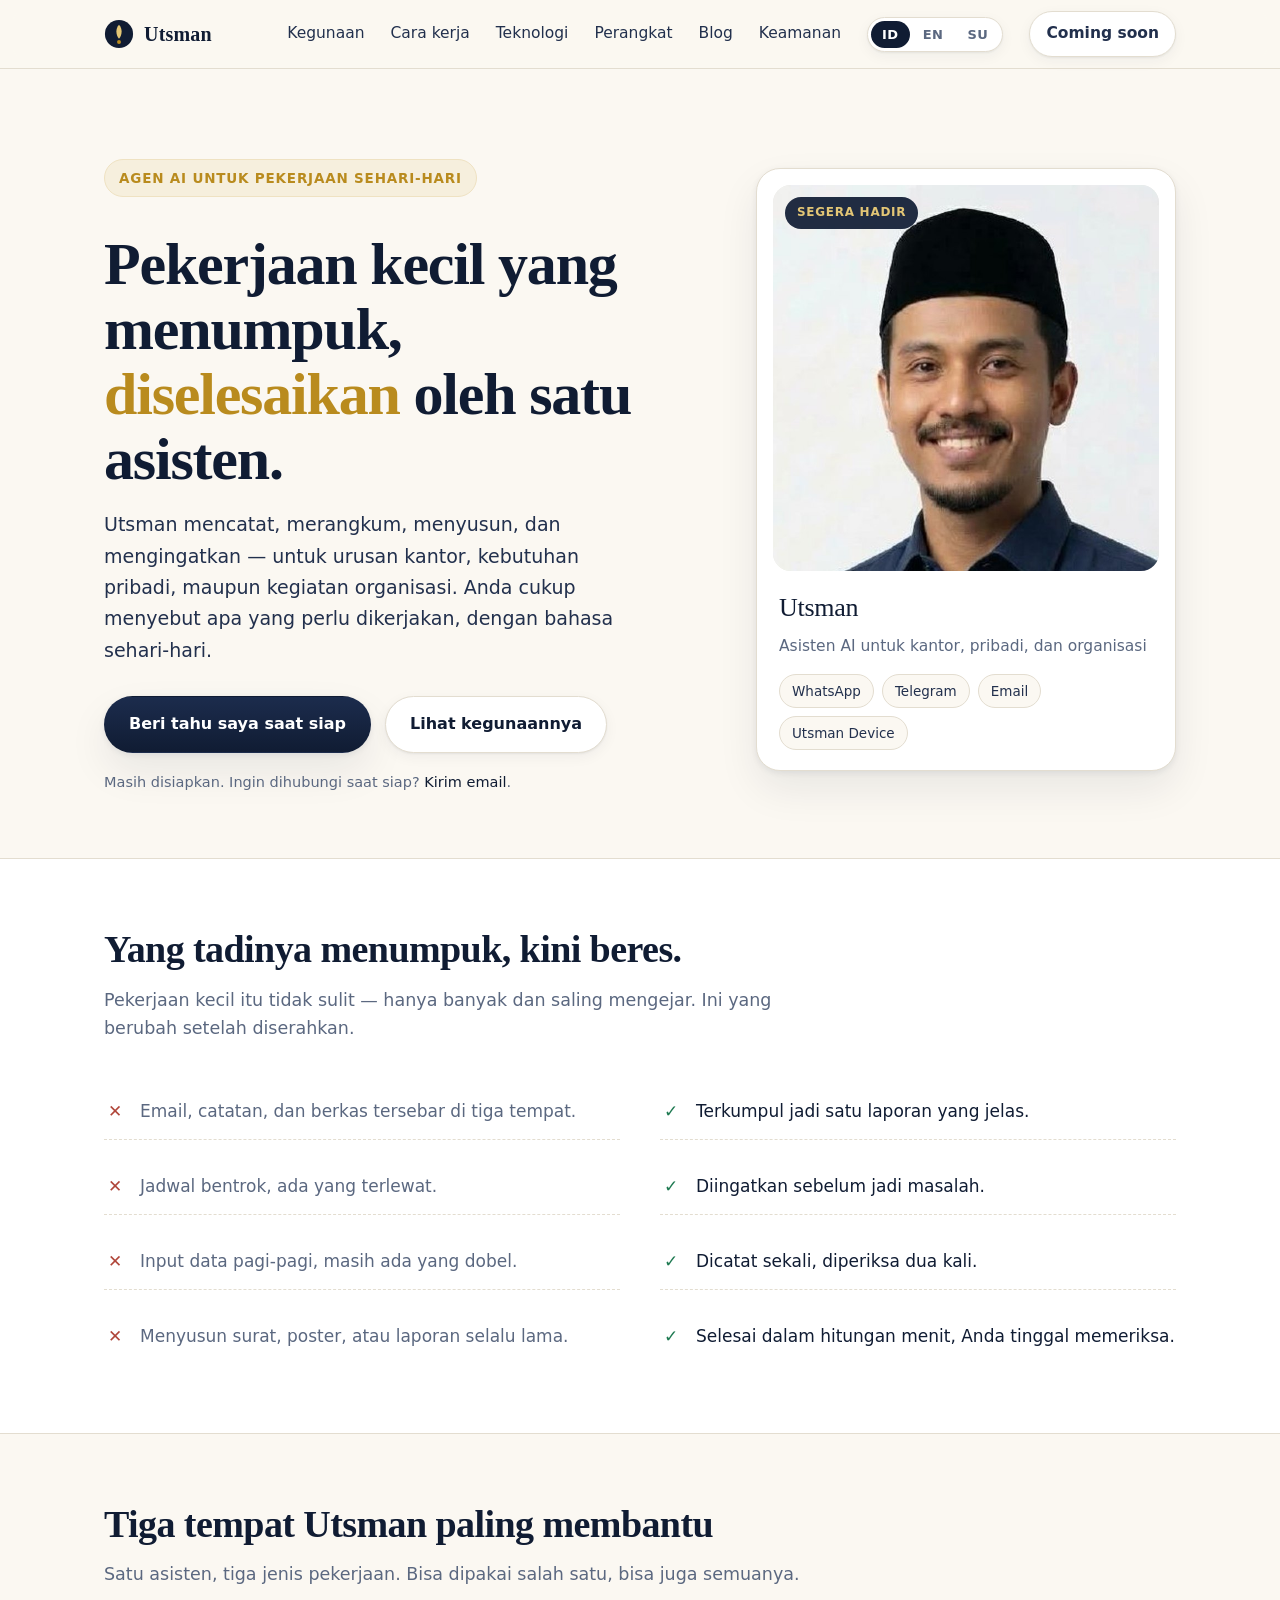
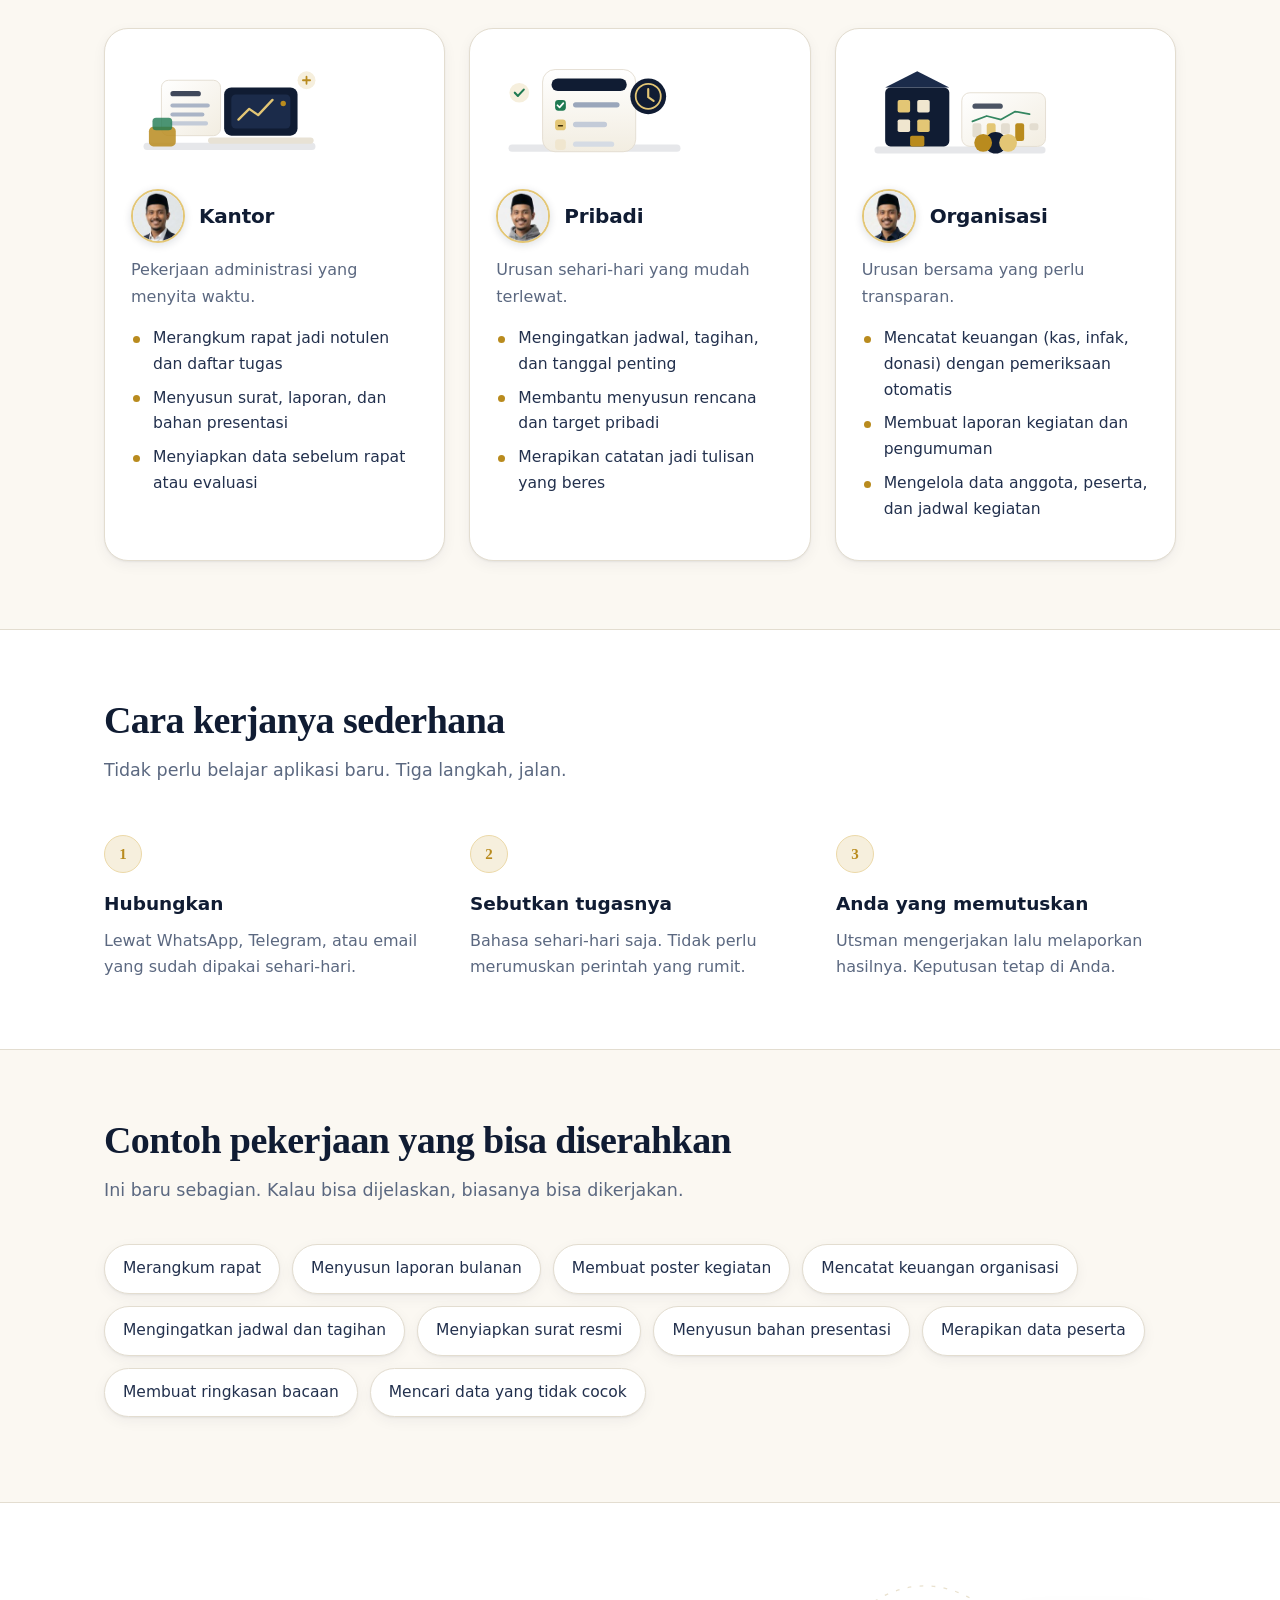
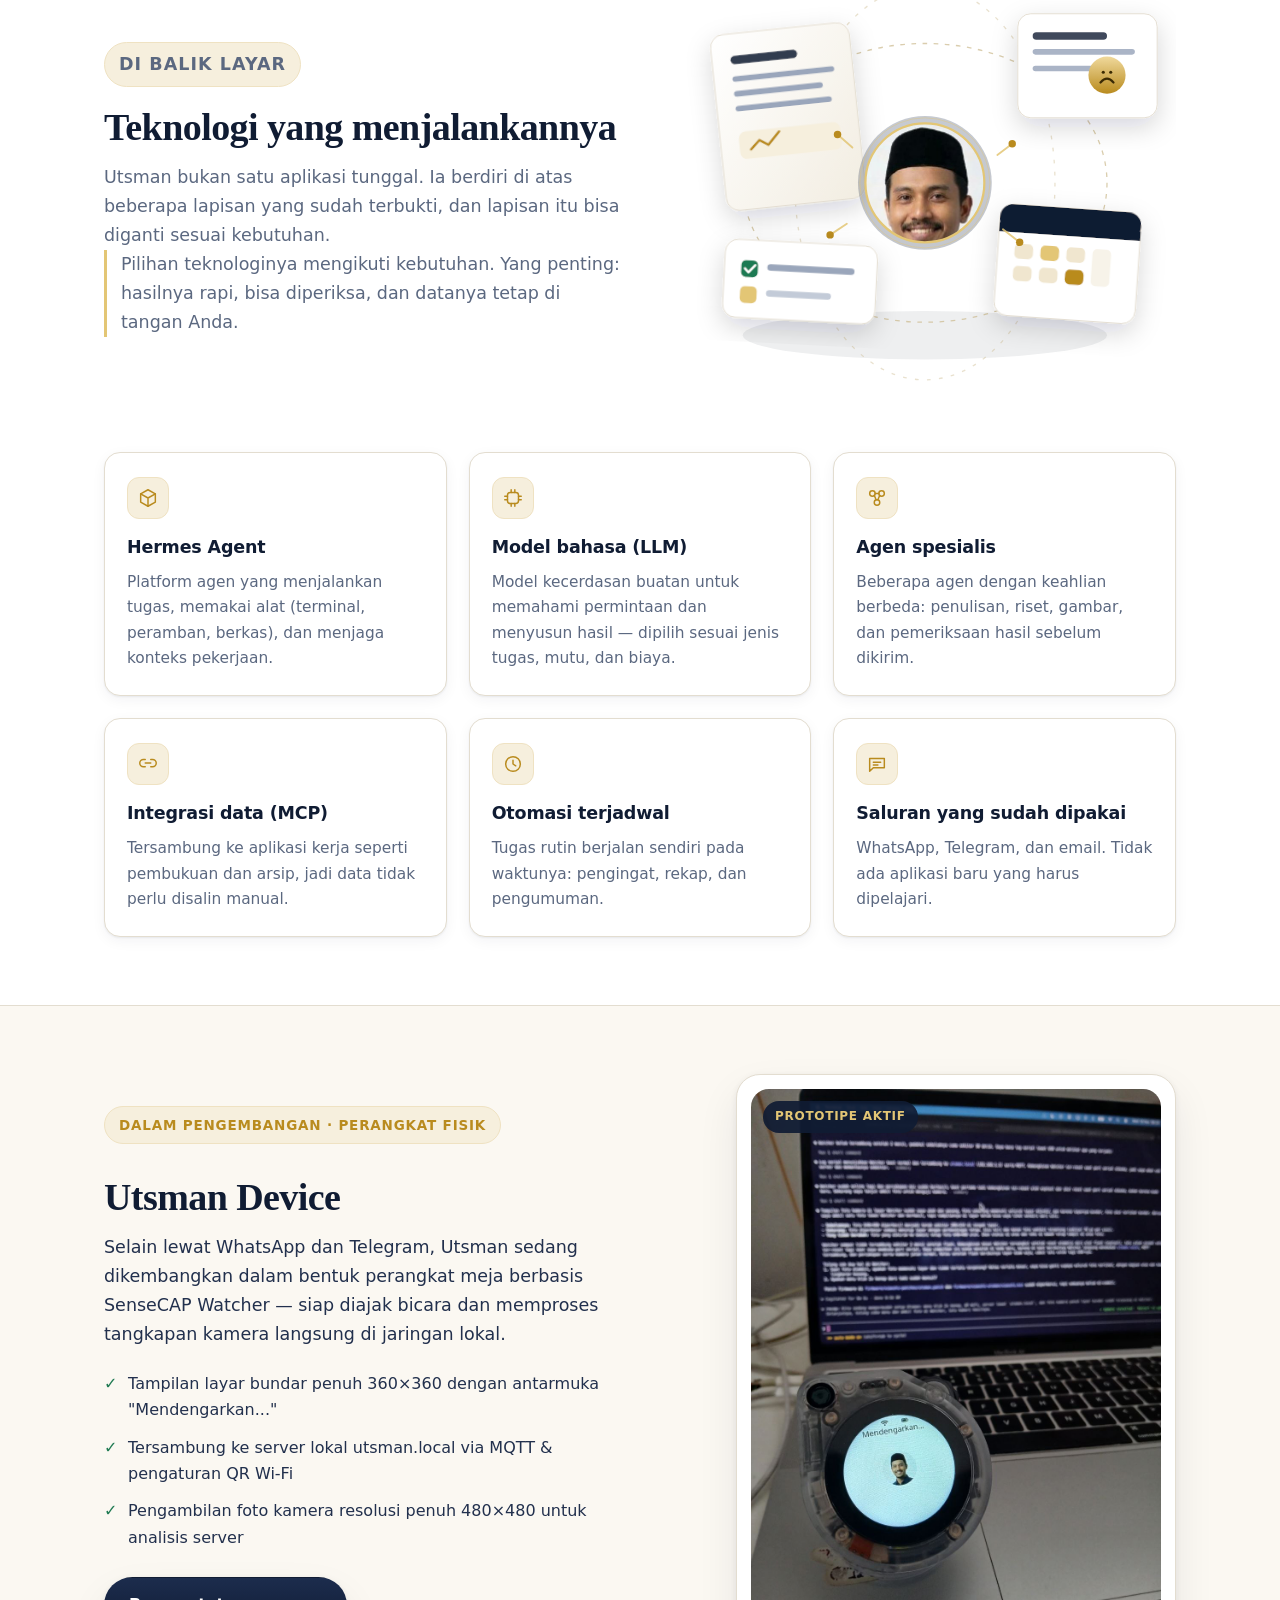
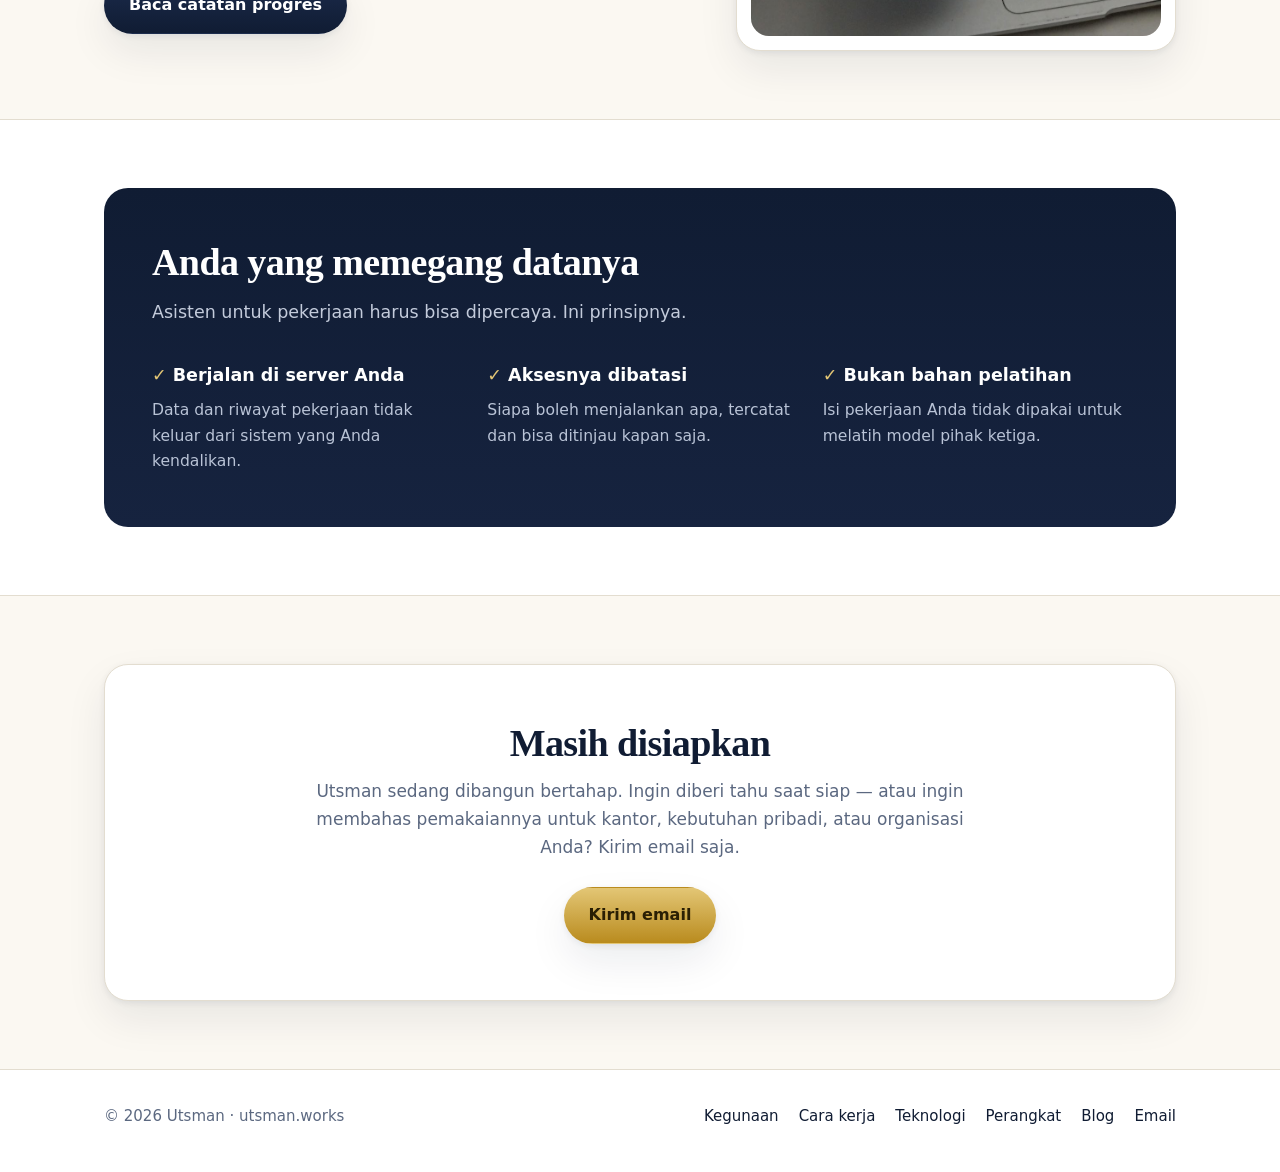
<file: index.html>
<!DOCTYPE html>
<html lang="id">
<head>
<meta charset="utf-8">
<meta name="viewport" content="width=device-width, initial-scale=1">
<title>Utsman — Asisten AI untuk Pekerjaan Kantor, Pribadi, dan Organisasi</title>
<meta name="description" content="Utsman adalah asisten AI yang membantu pekerjaan kantor, kebutuhan pribadi, dan urusan organisasi: mencatat, menyusun laporan, mengingatkan jadwal. Segera hadir.">
<link rel="canonical" href="https://utsman.works/">
<link rel="alternate" hreflang="id" href="https://utsman.works/">
<link rel="alternate" hreflang="en" href="https://utsman.works/?lang=en">
<link rel="alternate" hreflang="su" href="https://utsman.works/?lang=su">
<link rel="alternate" hreflang="x-default" href="https://utsman.works/">
<meta name="theme-color" content="#101c33">
<meta name="author" content="Utsman">
<meta name="robots" content="index, follow, max-image-preview:large">

<!-- Google tag (gtag.js) -->
<script async src="https://www.googletagmanager.com/gtag/js?id=G-BTLVPZ0HXY"></script>
<script>
  window.dataLayer = window.dataLayer || [];
  function gtag(){dataLayer.push(arguments);}
  gtag('js', new Date());

  gtag('config', 'G-BTLVPZ0HXY');
</script>

<!-- Open Graph -->
<meta property="og:type" content="website">
<meta property="og:site_name" content="Utsman">
<meta property="og:locale" content="id_ID">
<meta property="og:locale:alternate" content="en_US">
<meta property="og:locale:alternate" content="su_ID">
<meta property="og:url" content="https://utsman.works/">
<meta property="og:title" content="Utsman — Asisten AI untuk Pekerjaan Kantor, Pribadi, dan Organisasi">
<meta property="og:description" content="Mencatat, menyusun laporan, mengingatkan jadwal, dan menyelesaikan pekerjaan kecil yang menumpuk — untuk kantor, pribadi, dan organisasi.">
<meta property="og:image" content="https://utsman.works/assets/og-image.png">
<meta property="og:image:width" content="1200">
<meta property="og:image:height" content="630">
<meta property="og:image:alt" content="Utsman — asisten AI untuk pekerjaan sehari-hari">

<!-- Twitter -->
<meta name="twitter:card" content="summary_large_image">
<meta name="twitter:title" content="Utsman — Asisten AI untuk Pekerjaan Kantor, Pribadi, dan Organisasi">
<meta name="twitter:description" content="Mencatat, menyusun laporan, mengingatkan jadwal — untuk kantor, pribadi, dan organisasi.">
<meta name="twitter:image" content="https://utsman.works/assets/og-image.png">

<link rel="icon" href="/assets/favicon.svg" type="image/svg+xml">
<link rel="apple-touch-icon" href="/assets/favicon.svg">
<link rel="preload" as="image" href="/assets/utsman-card.jpg">
<link rel="stylesheet" href="/css/style.css?v=20261118-1">
<script>document.documentElement.classList.add("js-anim");</script>

<script type="application/ld+json">
{
  "@context": "https://schema.org",
  "@graph": [
    {
      "@type": "WebSite",
      "@id": "https://utsman.works/#website",
      "url": "https://utsman.works/",
      "name": "Utsman",
      "inLanguage": ["id-ID", "en", "su-ID"],
      "description": "Asisten AI untuk pekerjaan kantor, kebutuhan pribadi, dan urusan organisasi."
    },
    {
      "@type": "Organization",
      "@id": "https://utsman.works/#organization",
      "name": "Utsman",
      "url": "https://utsman.works/",
      "email": "bahzimadina@gmail.com",
      "logo": "https://utsman.works/assets/favicon.svg",
      "image": "https://utsman.works/assets/utsman.jpg"
    },
    {
      "@type": "Service",
      "name": "Asisten AI Utsman",
      "serviceType": "Asisten AI untuk pekerjaan kantor, pribadi, dan organisasi",
      "provider": { "@id": "https://utsman.works/#organization" },
      "areaServed": { "@type": "Country", "name": "Indonesia" },
      "audience": {
        "@type": "Audience",
        "audienceType": "Pekerja kantor, profesional, pengurus organisasi"
      },
      "description": "Mencatat dan merangkum, menyusun laporan dan surat, mengingatkan jadwal, mengolah data keuangan, serta menyelesaikan pekerjaan kecil yang menumpuk.",
      "offers": {
        "@type": "Offer",
        "availability": "https://schema.org/PreOrder",
        "priceCurrency": "IDR",
        "description": "Segera hadir. Kirim email untuk diberi tahu."
      },
      "isRelatedTo": [
        { "@type": "SoftwareApplication", "name": "Hermes Agent", "applicationCategory": "AI agent platform" },
        { "@type": "Thing", "name": "Model bahasa besar (LLM)" }
      ]
    }
  ]
}
</script>
</head>
<body>
<a class="skip" href="#main" data-i18n="skip">Lewati ke konten utama</a>

<header class="site-header">
  <div class="wrap">
    <a class="brand" href="/" aria-label="Utsman">
      <svg class="brand-mark" viewBox="0 0 32 32" role="img" aria-hidden="true">
        <circle cx="16" cy="16" r="15" fill="#101c33"/>
        <path d="M16 6c1.9 2.2 2.8 4.6 2.8 7.4 0 3-1 5.6-2.8 7.7-1.8-2.1-2.8-4.7-2.8-7.7C13.2 10.6 14.1 8.2 16 6z" fill="#e3c675"/>
        <circle cx="16" cy="24.6" r="2.1" fill="#b98b1e"/>
      </svg>
      <span class="brand-name">Utsman</span>
    </a>

    <nav class="nav" aria-label="Navigasi utama" data-i18n-aria="nav.aria">
      <a href="#kagunaan" data-i18n="nav.usage">Kegunaan</a>
      <a href="#cara" data-i18n="nav.how">Cara kerja</a>
      <a href="#teknologi" data-i18n="nav.tech">Teknologi</a>
      <a href="#device" data-i18n="nav.device">Perangkat</a>
      <a href="/blog/" data-i18n="nav.blog">Blog</a>
      <a href="#aman" data-i18n="nav.secure">Keamanan</a>

      <div class="lang-switch" role="group" aria-label="Pilih bahasa" data-i18n-aria="lang.aria">
        <button type="button" class="lang-btn is-on" data-lang="id" aria-pressed="true" title="Bahasa Indonesia" data-i18n-title="lang.id">ID</button>
        <button type="button" class="lang-btn" data-lang="en" aria-pressed="false" title="English" data-i18n-title="lang.en">EN</button>
        <button type="button" class="lang-btn" data-lang="su" aria-pressed="false" title="Bahasa Sunda" data-i18n-title="lang.su">SU</button>
      </div>

      <a class="nav-cta" href="mailto:bahzimadina@gmail.com?subject=Utsman.works%20—%20beri%20tahu%20saya" data-i18n="nav.cta">Coming soon</a>
    </nav>
  </div>
</header>

<main id="main">

  <!-- ================= HERO ================= -->
  <section class="hero">
    <div class="wrap hero-grid">
      <div>
        <p class="eyebrow" data-i18n="hero.eyebrow">Agen AI untuk pekerjaan sehari-hari</p>
        <h1 data-i18n-html="hero.h1">Pekerjaan kecil yang menumpuk, <span class="accent">diselesaikan</span> oleh satu asisten.</h1>
        <p class="lede" data-i18n="hero.lede">
          Utsman mencatat, merangkum, menyusun, dan mengingatkan — untuk urusan kantor, kebutuhan pribadi,
          maupun kegiatan organisasi. Anda cukup menyebut apa yang perlu dikerjakan, dengan bahasa sehari-hari.
        </p>
        <div class="hero-actions">
          <a class="btn btn-primary" href="mailto:bahzimadina@gmail.com?subject=Utsman.works%20—%20beri%20tahu%20saya" data-i18n="hero.cta1">
            Beri tahu saya saat siap
          </a>
          <a class="btn btn-ghost" href="#kagunaan" data-i18n="hero.cta2">Lihat kegunaannya</a>
        </div>
        <p class="hero-note" data-i18n-html="hero.note">Masih disiapkan. Ingin dihubungi saat siap? <a href="mailto:bahzimadina@gmail.com?subject=Utsman.works%20—%20beri%20tahu%20saya">Kirim email</a>.</p>
      </div>

      <!-- Kartu profil: foto Utsman (asisten AI) -->
      <div class="profile-card reveal">
        <div class="profile-photo">
          <img src="/assets/utsman-card.jpg" width="700" height="700"
               alt="Utsman, asisten AI, memakai peci hitam dan kaus abu-abu" data-i18n-alt="hero.photo.alt"
               fetchpriority="high" decoding="async">
          <span class="profile-badge" data-i18n="hero.status">Segera hadir</span>
        </div>
        <div class="profile-meta">
          <p class="profile-name">Utsman</p>
          <p class="profile-role" data-i18n="hero.role">Asisten AI untuk kantor, pribadi, dan organisasi</p>
          <ul class="profile-chips">
            <li data-i18n="hero.chip1">WhatsApp</li>
            <li data-i18n="hero.chip2">Telegram</li>
            <li data-i18n="hero.chip3">Email</li>
            <li data-i18n="hero.chip4">Utsman Device</li>
          </ul>
        </div>
      </div>
    </div>
  </section>

  <!-- ================= MASALAH ================= -->
  <section class="band" aria-labelledby="t-beres">
    <div class="wrap">
      <div class="section-head reveal">
        <h2 id="t-beres" data-i18n="m.head">Yang tadinya menumpuk, kini beres.</h2>
        <p data-i18n="m.sub">Pekerjaan kecil itu tidak sulit — hanya banyak dan saling mengejar. Ini yang berubah setelah diserahkan.</p>
      </div>
      <div class="pairs reveal">
        <div class="pair"><span class="pair-x" aria-hidden="true">✕</span><p class="before" data-i18n="m.b1">Email, catatan, dan berkas tersebar di tiga tempat.</p></div>
        <div class="pair"><span class="pair-check" aria-hidden="true">✓</span><p class="after" data-i18n="m.a1">Terkumpul jadi satu laporan yang jelas.</p></div>
        <div class="pair"><span class="pair-x" aria-hidden="true">✕</span><p class="before" data-i18n="m.b2">Jadwal bentrok, ada yang terlewat.</p></div>
        <div class="pair"><span class="pair-check" aria-hidden="true">✓</span><p class="after" data-i18n="m.a2">Diingatkan sebelum jadi masalah.</p></div>
        <div class="pair"><span class="pair-x" aria-hidden="true">✕</span><p class="before" data-i18n="m.b3">Input data pagi-pagi, masih ada yang dobel.</p></div>
        <div class="pair"><span class="pair-check" aria-hidden="true">✓</span><p class="after" data-i18n="m.a3">Dicatat sekali, diperiksa dua kali.</p></div>
        <div class="pair"><span class="pair-x" aria-hidden="true">✕</span><p class="before" data-i18n="m.b4">Menyusun surat, poster, atau laporan selalu lama.</p></div>
        <div class="pair"><span class="pair-check" aria-hidden="true">✓</span><p class="after" data-i18n="m.a4">Selesai dalam hitungan menit, Anda tinggal memeriksa.</p></div>
      </div>
    </div>
  </section>

  <!-- ================= KAGUNAAN ================= -->
  <section id="kagunaan" aria-labelledby="t-guna">
    <div class="wrap">
      <div class="section-head reveal">
        <h2 id="t-guna" data-i18n="u.head">Tiga tempat Utsman paling membantu</h2>
        <p data-i18n="u.sub">Satu asisten, tiga jenis pekerjaan. Bisa dipakai salah satu, bisa juga semuanya.</p>
      </div>

      <div class="cards">
        <article class="card reveal">
          <div class="card-illustration"><img src="/assets/ilustrasi-kantor.svg" width="220" height="132" alt="Ilustrasi meja kantor dan dokumen yang sedang dirapikan" loading="lazy" decoding="async"></div>
          <div class="card-head">
            <img class="card-avatar" src="/assets/avatar-kerja.jpg" width="112" height="112" alt="Utsman" loading="lazy" decoding="async">
            <h3 data-i18n="u.k.title">Kantor</h3>
          </div>
          <p data-i18n="u.k.p">Pekerjaan administrasi yang menyita waktu.</p>
          <ul>
            <li data-i18n="u.k.l1">Merangkum rapat jadi notulen dan daftar tugas</li>
            <li data-i18n="u.k.l2">Menyusun surat, laporan, dan bahan presentasi</li>
            <li data-i18n="u.k.l3">Menyiapkan data sebelum rapat atau evaluasi</li>
          </ul>
        </article>

        <article class="card reveal">
          <div class="card-illustration"><img src="/assets/ilustrasi-pribadi.svg" width="220" height="132" alt="Ilustrasi telepon dengan daftar tugas dan pengingat waktu" loading="lazy" decoding="async"></div>
          <div class="card-head">
            <img class="card-avatar" src="/assets/avatar-pribadi.jpg" width="112" height="112" alt="Utsman" loading="lazy" decoding="async">
            <h3 data-i18n="u.p.title">Pribadi</h3>
          </div>
          <p data-i18n="u.p.p">Urusan sehari-hari yang mudah terlewat.</p>
          <ul>
            <li data-i18n="u.p.l1">Mengingatkan jadwal, tagihan, dan tanggal penting</li>
            <li data-i18n="u.p.l2">Membantu menyusun rencana dan target pribadi</li>
            <li data-i18n="u.p.l3">Merapikan catatan jadi tulisan yang beres</li>
          </ul>
        </article>

        <article class="card reveal">
          <div class="card-illustration"><img src="/assets/ilustrasi-organisasi.svg" width="220" height="132" alt="Ilustrasi gedung organisasi dan laporan keuangan yang transparan" loading="lazy" decoding="async"></div>
          <div class="card-head">
            <img class="card-avatar" src="/assets/avatar-organisasi.jpg" width="112" height="112" alt="Utsman" loading="lazy" decoding="async">
            <h3 data-i18n="u.o.title">Organisasi</h3>
          </div>
          <p data-i18n="u.o.p">Urusan bersama yang perlu transparan.</p>
          <ul>
            <li data-i18n="u.o.l1">Mencatat keuangan (kas, infak, donasi) dengan pemeriksaan otomatis</li>
            <li data-i18n="u.o.l2">Membuat laporan kegiatan dan pengumuman</li>
            <li data-i18n="u.o.l3">Mengelola data anggota, peserta, dan jadwal kegiatan</li>
          </ul>
        </article>
      </div>
    </div>
  </section>

  <!-- ================= CARA KERJA ================= -->
  <section class="band" id="cara" aria-labelledby="t-cara">
    <div class="wrap">
      <div class="section-head reveal">
        <h2 id="t-cara" data-i18n="c.head">Cara kerjanya sederhana</h2>
        <p data-i18n="c.sub">Tidak perlu belajar aplikasi baru. Tiga langkah, jalan.</p>
      </div>
      <div class="steps">
        <div class="step reveal">
          <div class="step-num" aria-hidden="true">1</div>
          <h3 data-i18n="c.s1.t">Hubungkan</h3>
          <p data-i18n="c.s1.p">Lewat WhatsApp, Telegram, atau email yang sudah dipakai sehari-hari.</p>
        </div>
        <div class="step reveal">
          <div class="step-num" aria-hidden="true">2</div>
          <h3 data-i18n="c.s2.t">Sebutkan tugasnya</h3>
          <p data-i18n="c.s2.p">Bahasa sehari-hari saja. Tidak perlu merumuskan perintah yang rumit.</p>
        </div>
        <div class="step reveal">
          <div class="step-num" aria-hidden="true">3</div>
          <h3 data-i18n="c.s3.t">Anda yang memutuskan</h3>
          <p data-i18n="c.s3.p">Utsman mengerjakan lalu melaporkan hasilnya. Keputusan tetap di Anda.</p>
        </div>
      </div>
    </div>
  </section>

  <!-- ================= CONTO TUGAS ================= -->
  <section aria-labelledby="t-conto">
    <div class="wrap">
      <div class="section-head reveal">
        <h2 id="t-conto" data-i18n="e.head">Contoh pekerjaan yang bisa diserahkan</h2>
        <p data-i18n="e.sub">Ini baru sebagian. Kalau bisa dijelaskan, biasanya bisa dikerjakan.</p>
      </div>
      <ul class="chips reveal" style="list-style:none;padding:0">
        <li class="chip" data-i18n="e.c1">Merangkum rapat</li>
        <li class="chip" data-i18n="e.c2">Menyusun laporan bulanan</li>
        <li class="chip" data-i18n="e.c3">Membuat poster kegiatan</li>
        <li class="chip" data-i18n="e.c4">Mencatat keuangan organisasi</li>
        <li class="chip" data-i18n="e.c5">Mengingatkan jadwal dan tagihan</li>
        <li class="chip" data-i18n="e.c6">Menyiapkan surat resmi</li>
        <li class="chip" data-i18n="e.c7">Menyusun bahan presentasi</li>
        <li class="chip" data-i18n="e.c8">Merapikan data peserta</li>
        <li class="chip" data-i18n="e.c9">Membuat ringkasan bacaan</li>
        <li class="chip" data-i18n="e.c10">Mencari data yang tidak cocok</li>
      </ul>
    </div>
  </section>

  <!-- ================= TEKNOLOGI ================= -->
  <section class="band" id="teknologi" aria-labelledby="t-teknologi">
    <div class="wrap">
      <div class="tech-intro">
        <div class="section-head reveal" style="margin-bottom:0">
          <p class="eyebrow" data-i18n="t.eyebrow">Di balik layar</p>
          <h2 id="t-teknologi" style="margin-top:18px" data-i18n="t.head">Teknologi yang menjalankannya</h2>
          <p data-i18n="t.sub">Utsman bukan satu aplikasi tunggal. Ia berdiri di atas beberapa lapisan yang sudah terbukti, dan lapisan itu bisa diganti sesuai kebutuhan.</p>
          <p class="tech-note" data-i18n="t.note">Pilihan teknologinya mengikuti kebutuhan. Yang penting: hasilnya rapi, bisa diperiksa, dan datanya tetap di tangan Anda.</p>
        </div>

        <div class="hero-art tech-art" aria-hidden="true">
          <svg viewBox="0 0 540 470" role="img" aria-label="Ilustrasi asisten AI yang mengerjakan beberapa tugas sekaligus">
            <defs>
              <linearGradient id="g-doc" x1="0" y1="0" x2="1" y2="1">
                <stop offset="0" stop-color="#ffffff"/><stop offset="1" stop-color="#f2ede1"/>
              </linearGradient>
              <linearGradient id="g-gold" x1="0" y1="0" x2="0" y2="1">
                <stop offset="0" stop-color="#f0d99c"/><stop offset="1" stop-color="#b98b1e"/>
              </linearGradient>
              <radialGradient id="g-core" cx="50%" cy="38%" r="65%">
                <stop offset="0" stop-color="#2a3c62"/><stop offset="1" stop-color="#101c33"/>
              </radialGradient>
              <clipPath id="clip-face"><circle cx="0" cy="0" r="64"/></clipPath>
              <filter id="soft" x="-30%" y="-30%" width="160%" height="160%">
                <feDropShadow dx="0" dy="10" stdDeviation="14" flood-color="#101c33" flood-opacity="0.16"/>
              </filter>
            </defs>

            <ellipse cx="270" cy="392" rx="196" ry="26" fill="#101c33" opacity="0.07"/>

            <!-- orbit lines -->
            <g fill="none" stroke="#cbb98c" stroke-width="1.4" opacity="0.7">
              <ellipse cx="270" cy="228" rx="196" ry="150" stroke-dasharray="5 7"/>
              <ellipse cx="270" cy="228" rx="140" ry="212" stroke-dasharray="4 9" opacity="0.6"/>
            </g>

            <!-- document card -->
            <g filter="url(#soft)" transform="translate(38 70) rotate(-6)">
              <rect width="150" height="190" rx="14" fill="url(#g-doc)" stroke="#e3ddd0"/>
              <rect x="20" y="24" width="72" height="9" rx="4.5" fill="#101c33" opacity="0.85"/>
              <rect x="20" y="46" width="110" height="6" rx="3" fill="#9aa6bb"/>
              <rect x="20" y="62" width="96" height="6" rx="3" fill="#9aa6bb"/>
              <rect x="20" y="78" width="104" height="6" rx="3" fill="#9aa6bb"/>
              <rect x="20" y="106" width="110" height="30" rx="8" fill="#f6efdd"/>
              <path d="M32 126l10-9 9 6 13-13" fill="none" stroke="#b98b1e" stroke-width="2.6" stroke-linecap="round" stroke-linejoin="round"/>
            </g>

            <!-- chat card -->
            <g filter="url(#soft)" transform="translate(370 46)">
              <rect width="150" height="112" rx="14" fill="#ffffff" stroke="#e3ddd0"/>
              <rect x="16" y="20" width="80" height="8" rx="4" fill="#101c33" opacity="0.8"/>
              <rect x="16" y="38" width="110" height="6" rx="3" fill="#aab4c6"/>
              <rect x="16" y="56" width="86" height="6" rx="3" fill="#aab4c6"/>
              <g transform="translate(96 66)">
                <circle cx="0" cy="0" r="20" fill="url(#g-gold)"/>
                <path d="M-7 8C-2 2.6 2 2.6 7 8" stroke="#3a2a05" stroke-width="2.4" fill="none" stroke-linecap="round"/>
                <circle cx="-4" cy="-3" r="1.7" fill="#3a2a05"/><circle cx="4" cy="-3" r="1.7" fill="#3a2a05"/>
              </g>
            </g>

            <!-- calendar card -->
            <g filter="url(#soft)" transform="translate(352 250) rotate(4)">
              <rect width="152" height="120" rx="14" fill="#ffffff" stroke="#e3ddd0"/>
              <rect x="0" y="0" width="152" height="30" rx="14" fill="#101c33"/>
              <rect x="0" y="20" width="152" height="10" fill="#101c33"/>
              <rect x="18" y="42" width="20" height="16" rx="5" fill="#f0e6cf"/>
              <rect x="46" y="42" width="20" height="16" rx="5" fill="#e3c675"/>
              <rect x="74" y="42" width="20" height="16" rx="5" fill="#f0e6cf"/>
              <rect x="18" y="66" width="20" height="16" rx="5" fill="#f0e6cf"/>
              <rect x="46" y="66" width="20" height="16" rx="5" fill="#f0e6cf"/>
              <rect x="74" y="66" width="20" height="16" rx="5" fill="#b98b1e"/>
              <rect x="102" y="42" width="20" height="40" rx="5" fill="#f7f3e9"/>
            </g>

            <!-- agent core (foto Utsman, dipotong buleud) -->
            <g transform="translate(270 228)">
              <circle r="72" fill="url(#g-core)" opacity="0.25"/>
              <image href="/assets/utsman-core.jpg" x="-64" y="-64" width="128" height="128"
                     clip-path="url(#clip-face)" preserveAspectRatio="xMidYMid slice"/>
              <circle r="64" fill="none" stroke="#e3c675" stroke-width="2.4"/>
              <circle r="70" fill="none" stroke="#e3c675" stroke-width="1" opacity="0.45"/>
              <g stroke="#e3c675" stroke-width="2" stroke-linecap="round" opacity="0.85">
                <path d="M-78-38l-16-14"/><path d="M78-30l16-12"/><path d="M-84 44l-18 12"/><path d="M84 50l18 14"/>
              </g>
              <circle cx="-94" cy="-52" r="4" fill="#b98b1e"/><circle cx="94" cy="-42" r="4" fill="#b98b1e"/>
              <circle cx="-102" cy="56" r="4" fill="#b98b1e"/><circle cx="102" cy="64" r="4" fill="#b98b1e"/>
            </g>

            <!-- checklist strip -->
            <g filter="url(#soft)" transform="translate(56 288) rotate(3)">
              <rect width="164" height="84" rx="14" fill="#ffffff" stroke="#e3ddd0"/>
              <g transform="translate(18 22)">
                <rect width="18" height="18" rx="5" fill="#1f7a52"/>
                <path d="M4 9l4 4 7-8" stroke="#fff" stroke-width="2.4" fill="none" stroke-linecap="round" stroke-linejoin="round"/>
                <rect x="28" y="3" width="94" height="7" rx="3.5" fill="#9aa6bb"/>
              </g>
              <g transform="translate(18 50)">
                <rect width="18" height="18" rx="5" fill="#e3c675"/>
                <rect x="28" y="3" width="70" height="7" rx="3.5" fill="#c3cbd8"/>
              </g>
            </g>
          </svg>
        </div>
      </div>

      <div class="tech-grid">
        <article class="tech-item reveal">
          <span class="tech-icon" aria-hidden="true">
            <svg viewBox="0 0 24 24" fill="none" stroke="currentColor" stroke-width="1.6" stroke-linecap="round" stroke-linejoin="round"><path d="M12 3l8 4.5v9L12 21l-8-4.5v-9L12 3z"/><path d="M12 12l8-4.5M12 12v9M12 12L4 7.5"/></svg>
          </span>
          <h3 data-i18n="t.1.t">Hermes Agent</h3>
          <p data-i18n="t.1.p">Platform agen yang menjalankan tugas, memakai alat (terminal, peramban, berkas), dan menjaga konteks pekerjaan.</p>
        </article>

        <article class="tech-item reveal">
          <span class="tech-icon" aria-hidden="true">
            <svg viewBox="0 0 24 24" fill="none" stroke="currentColor" stroke-width="1.6" stroke-linecap="round" stroke-linejoin="round"><rect x="6" y="6" width="12" height="12" rx="3"/><path d="M10 3v3M14 3v3M10 18v3M14 18v3M3 10h3M3 14h3M18 10h3M18 14h3"/></svg>
          </span>
          <h3 data-i18n="t.2.t">Model bahasa (LLM)</h3>
          <p data-i18n="t.2.p">Model kecerdasan buatan untuk memahami permintaan dan menyusun hasil — dipilih sesuai jenis tugas, mutu, dan biaya.</p>
        </article>

        <article class="tech-item reveal">
          <span class="tech-icon" aria-hidden="true">
            <svg viewBox="0 0 24 24" fill="none" stroke="currentColor" stroke-width="1.6" stroke-linecap="round" stroke-linejoin="round"><circle cx="7" cy="7" r="3"/><circle cx="17" cy="7" r="3"/><circle cx="12" cy="17" r="3"/><path d="M9 9l2 5M15 9l-2 5M10 7h4"/></svg>
          </span>
          <h3 data-i18n="t.3.t">Agen spesialis</h3>
          <p data-i18n="t.3.p">Beberapa agen dengan keahlian berbeda: penulisan, riset, gambar, dan pemeriksaan hasil sebelum dikirim.</p>
        </article>

        <article class="tech-item reveal">
          <span class="tech-icon" aria-hidden="true">
            <svg viewBox="0 0 24 24" fill="none" stroke="currentColor" stroke-width="1.6" stroke-linecap="round" stroke-linejoin="round"><path d="M9 7H7a4 4 0 000 8h2M15 7h2a4 4 0 010 8h-2"/><path d="M9 11h6"/></svg>
          </span>
          <h3 data-i18n="t.4.t">Integrasi data (MCP)</h3>
          <p data-i18n="t.4.p">Tersambung ke aplikasi kerja seperti pembukuan dan arsip, jadi data tidak perlu disalin manual.</p>
        </article>

        <article class="tech-item reveal">
          <span class="tech-icon" aria-hidden="true">
            <svg viewBox="0 0 24 24" fill="none" stroke="currentColor" stroke-width="1.6" stroke-linecap="round" stroke-linejoin="round"><circle cx="12" cy="12" r="8"/><path d="M12 8v4l3 2"/></svg>
          </span>
          <h3 data-i18n="t.5.t">Otomasi terjadwal</h3>
          <p data-i18n="t.5.p">Tugas rutin berjalan sendiri pada waktunya: pengingat, rekap, dan pengumuman.</p>
        </article>

        <article class="tech-item reveal">
          <span class="tech-icon" aria-hidden="true">
            <svg viewBox="0 0 24 24" fill="none" stroke="currentColor" stroke-width="1.6" stroke-linecap="round" stroke-linejoin="round"><path d="M4 6h16v10H8l-4 4V6z"/><path d="M8 10h8M8 13h5"/></svg>
          </span>
          <h3 data-i18n="t.6.t">Saluran yang sudah dipakai</h3>
          <p data-i18n="t.6.p">WhatsApp, Telegram, dan email. Tidak ada aplikasi baru yang harus dipelajari.</p>
        </article>
      </div>
    </div>
  </section>

  <!-- ================= UTSMAN DEVICE ================= -->
  <section id="device" aria-labelledby="t-device">
    <div class="wrap device-grid">
      <div class="reveal">
        <p class="eyebrow" data-i18n="d.eyebrow">Dalam pengembangan · Perangkat fisik</p>
        <h2 id="t-device" style="margin-top:18px" data-i18n="d.head">Utsman Device</h2>
        <p class="device-lede" data-i18n="d.sub">
          Selain lewat WhatsApp dan Telegram, Utsman sedang dikembangkan dalam bentuk perangkat meja berbasis SenseCAP Watcher — siap diajak bicara dan memproses tangkapan kamera langsung di jaringan lokal.
        </p>
        <ul class="device-list">
          <li data-i18n="d.l1">Tampilan layar bundar penuh 360×360 dengan antarmuka "Mendengarkan..."</li>
          <li data-i18n="d.l2">Tersambung ke server lokal utsman.local via MQTT &amp; pengaturan QR Wi-Fi</li>
          <li data-i18n="d.l3">Pengambilan foto kamera resolusi penuh 480×480 untuk analisis server</li>
        </ul>
        <div class="hero-actions" style="margin-top:26px">
          <a class="btn btn-primary" href="/blog/utsman-device-progres-perangkat-fisik/" data-i18n="d.cta" data-i18n-href="d.blogHref">Baca catatan progres</a>
        </div>
      </div>

      <div class="device-card reveal">
        <div class="device-photo">
          <img src="/assets/utsman-device-watcher.jpg" width="960" height="1280"
               alt="Prototipe Utsman Device berbasis SenseCAP Watcher dengan layar bundar menampilkan avatar Utsman dan status Mendengarkan"
               data-i18n-alt="d.photo.alt" loading="lazy" decoding="async">
          <span class="profile-badge" data-i18n="d.badge">Prototipe aktif</span>
        </div>
      </div>
    </div>
  </section>

  <!-- ================= KEAMANAN ================= -->
  <section class="band" id="aman" aria-labelledby="t-aman">
    <div class="wrap">
      <div class="trust reveal">
        <div class="section-head" style="margin-bottom:0">
          <h2 id="t-aman" data-i18n="a.head">Anda yang memegang datanya</h2>
          <p data-i18n="a.sub">Asisten untuk pekerjaan harus bisa dipercaya. Ini prinsipnya.</p>
        </div>
        <div class="trust-grid">
          <div class="trust-item">
            <h3><span class="tick" aria-hidden="true">✓</span> <span data-i18n="a.i1.t">Berjalan di server Anda</span></h3>
            <p data-i18n="a.i1.p">Data dan riwayat pekerjaan tidak keluar dari sistem yang Anda kendalikan.</p>
          </div>
          <div class="trust-item">
            <h3><span class="tick" aria-hidden="true">✓</span> <span data-i18n="a.i2.t">Aksesnya dibatasi</span></h3>
            <p data-i18n="a.i2.p">Siapa boleh menjalankan apa, tercatat dan bisa ditinjau kapan saja.</p>
          </div>
          <div class="trust-item">
            <h3><span class="tick" aria-hidden="true">✓</span> <span data-i18n="a.i3.t">Bukan bahan pelatihan</span></h3>
            <p data-i18n="a.i3.p">Isi pekerjaan Anda tidak dipakai untuk melatih model pihak ketiga.</p>
          </div>
        </div>
      </div>
    </div>
  </section>

  <!-- ================= CTA ================= -->
  <section class="cta" aria-labelledby="t-cta">
    <div class="wrap">
      <div class="cta-inner reveal">
        <h2 id="t-cta" data-i18n="cta.head">Masih disiapkan</h2>
        <p data-i18n="cta.p">
          Utsman sedang dibangun bertahap. Ingin diberi tahu saat siap — atau ingin membahas pemakaiannya
          untuk kantor, kebutuhan pribadi, atau organisasi Anda? Kirim email saja.
        </p>
        <a class="btn btn-gold" href="mailto:bahzimadina@gmail.com?subject=Utsman.works%20—%20beri%20tahu%20saya&amp;body=Assalamualaikum%2C%20saya%20ingin%20diberi%20tahu%20saat%20Utsman%20siap." data-i18n="cta.btn">
          Kirim email
        </a>
      </div>
    </div>
  </section>

</main>

<footer class="site-footer">
  <div class="wrap">
    <p data-i18n="f.rights">© 2026 Utsman · utsman.works</p>
    <div class="foot-links">
      <a href="#kagunaan" data-i18n="nav.usage">Kegunaan</a>
      <a href="#cara" data-i18n="nav.how">Cara kerja</a>
      <a href="#teknologi" data-i18n="nav.tech">Teknologi</a>
      <a href="#device" data-i18n="nav.device">Perangkat</a>
      <a href="/blog/" data-i18n="nav.blog">Blog</a>
      <a href="mailto:bahzimadina@gmail.com?subject=Utsman.works%20—%20beri%20tahu%20saya" data-i18n="f.email">Email</a>
    </div>
  </div>
</footer>

<script src="/assets/i18n.js?v=20261118-1" defer></script>
<script>
  // Animasi muncul perlahan — dilewati bila pengguna memilih mengurangi gerakan.
  (function () {
    var items = document.querySelectorAll('.reveal');
    if (!('IntersectionObserver' in window) ||
        window.matchMedia('(prefers-reduced-motion: reduce)').matches) {
      items.forEach(function (el) { el.classList.add('is-in'); });
      return;
    }
    var io = new IntersectionObserver(function (entries) {
      entries.forEach(function (entry) {
        if (entry.isIntersecting) { entry.target.classList.add('is-in'); io.unobserve(entry.target); }
      });
    }, { rootMargin: '0px 0px -8% 0px', threshold: 0.12 });
    items.forEach(function (el) { io.observe(el); });

    setTimeout(function () {
      var kari = document.querySelectorAll('.reveal:not(.is-in)');
      if (kari.length) { kari.forEach(function (el) { el.classList.add('is-in'); }); }
    }, 2500);
  })();
</script>
</body>
</html>
</file>
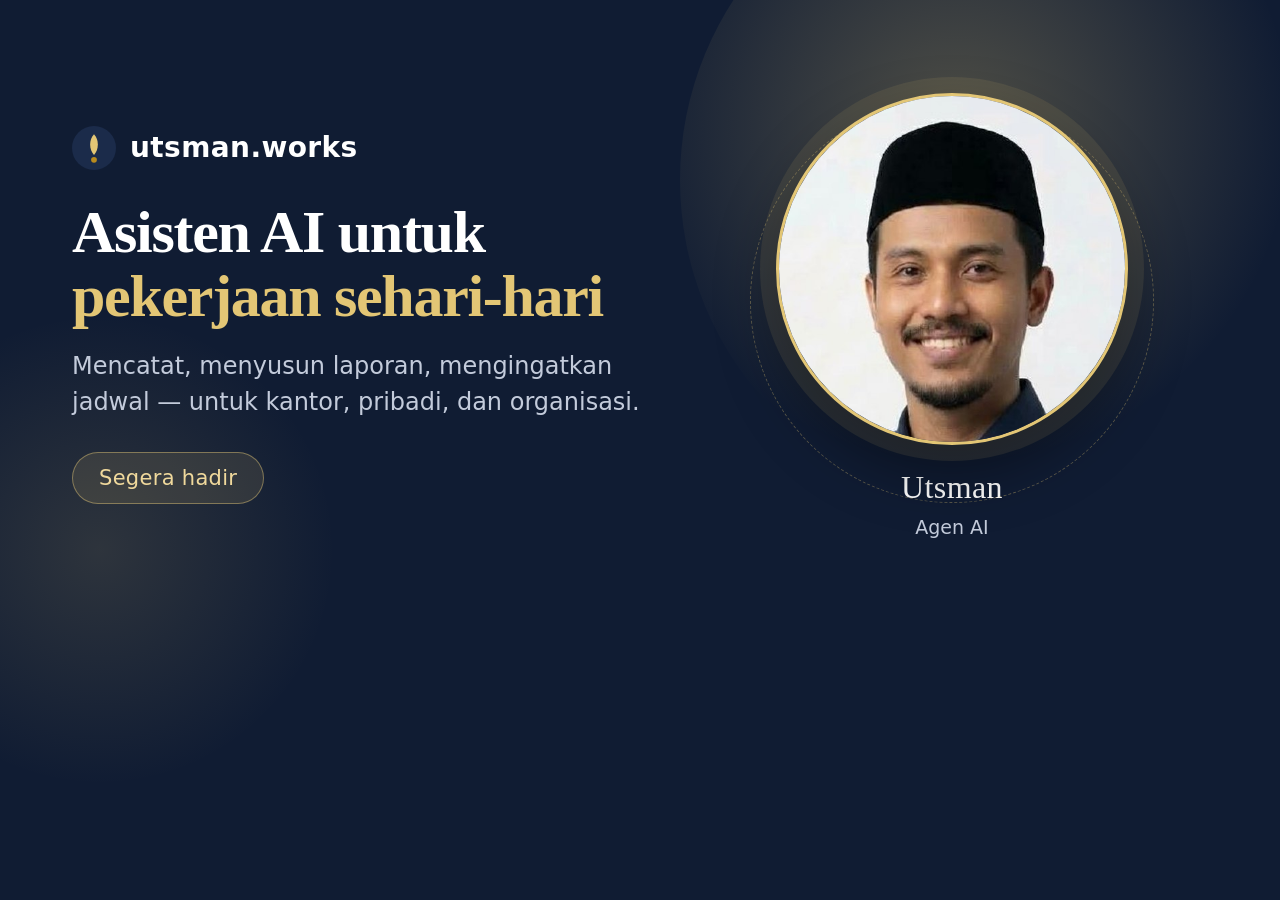
<file: og.html>
<!DOCTYPE html><html lang="id"><head><meta charset="utf-8">
<style>
  *{margin:0;padding:0;box-sizing:border-box}
  body{width:1200px;height:630px;background:#101c33;color:#fff;font-family:"Inter",system-ui,-apple-system,"Segoe UI",Roboto,Arial,sans-serif;
       display:flex;align-items:center;justify-content:space-between;padding:64px 72px;overflow:hidden;position:relative}
  .glow{position:absolute;right:-140px;top:-150px;width:660px;height:660px;border-radius:50%;
        background:radial-gradient(circle at 42% 42%,rgba(227,198,117,.30),rgba(227,198,117,0) 62%)}
  .glow2{position:absolute;left:-160px;bottom:-180px;width:520px;height:520px;border-radius:50%;
        background:radial-gradient(circle at 50% 50%,rgba(227,198,117,.14),rgba(227,198,117,0) 64%)}
  .txt{position:relative;z-index:2;max-width:640px}
  .brand{display:flex;align-items:center;gap:14px;margin-bottom:30px}
  .brand span{font-size:28px;letter-spacing:.4px;font-weight:600}
  h1{font-family:"Iowan Old Style",Palatino,Georgia,serif;font-size:60px;line-height:1.07;letter-spacing:-1.3px;margin-bottom:20px}
  h1 em{color:#e3c675;font-style:normal}
  p{font-size:24px;line-height:1.5;color:#c3cbdb;max-width:590px}
  .pill{margin-top:32px;display:inline-flex;align-items:center;gap:12px;background:rgba(227,198,117,.12);
        border:1px solid rgba(227,198,117,.45);color:#f0d99c;padding:13px 26px;border-radius:999px;font-size:21px;letter-spacing:.3px}
  .art{position:relative;z-index:2;display:flex;flex-direction:column;align-items:center;gap:18px}
  .orbit{position:absolute;width:404px;height:404px;border-radius:50%;border:1.5px dashed rgba(227,198,117,.35);top:6px}
  .ring{width:352px;height:352px;border-radius:50%;overflow:hidden;border:3px solid #e3c675;position:relative;
        box-shadow:0 0 0 16px rgba(227,198,117,.09),0 26px 60px rgba(0,0,0,.42)}
  .ring img{width:100%;height:100%;object-fit:cover;object-position:50% 16%}
  .name{font-family:"Iowan Old Style",Palatino,Georgia,serif;font-size:32px;letter-spacing:.4px;margin-top:6px}
  .role{font-size:19px;color:#c3cbdb;margin-top:-8px}
</style></head><body>
  <div class="glow"></div><div class="glow2"></div>
  <div class="txt">
    <div class="brand">
      <svg width="44" height="44" viewBox="0 0 32 32"><circle cx="16" cy="16" r="16" fill="#1b2b4a"/><path d="M16 6c1.9 2.2 2.8 4.6 2.8 7.4 0 3-1 5.6-2.8 7.7-1.8-2.1-2.8-4.7-2.8-7.7C13.2 10.6 14.1 8.2 16 6z" fill="#e3c675"/><circle cx="16" cy="24.6" r="2.1" fill="#b98b1e"/></svg>
      <span>utsman.works</span>
    </div>
    <h1>Asisten AI untuk <em>pekerjaan sehari-hari</em></h1>
    <p>Mencatat, menyusun laporan, mengingatkan jadwal — untuk kantor, pribadi, dan organisasi.</p>
    <div class="pill">Segera hadir</div>
  </div>
  <div class="art">
    <div class="orbit"></div>
    <div class="ring"><img src="assets/utsman.jpg" alt=""></div>
    <div class="name">Utsman</div>
    <div class="role">Agen AI</div>
  </div>
</body></html>
</file>
<file: css/style.css>
/* ==========================================================================
   Utsman — utsman.works
   Desain: tenang, berwibawa, gampang dibaca. Navy + emas, latar krem.
   Font: sistem (euweuh undeuran) → gancang tur SEO-friendly.
   ========================================================================== */

:root {
  --ink:        #101c33;
  --ink-soft:   #22304d;
  --muted:      #5b6880;
  --line:       #e3ddd0;
  --gold:       #b98b1e;
  --gold-soft:  #e3c675;
  --gold-wash:  #f6efdd;
  --cream:      #fbf8f2;
  --card:       #ffffff;
  --shadow-sm:  0 1px 2px rgba(16, 28, 51, .06), 0 4px 14px rgba(16, 28, 51, .05);
  --shadow-md:  0 2px 6px rgba(16, 28, 51, .07), 0 18px 40px rgba(16, 28, 51, .08);
  --radius:     16px;
  --radius-lg:  24px;
  --maxw:       1120px;
  --font-sans:  "Inter", system-ui, -apple-system, "Segoe UI", Roboto, "Helvetica Neue", Arial, sans-serif;
  --font-serif: "Iowan Old Style", "Palatino Linotype", Palatino, "Book Antiqua", Georgia, serif;
}

* { box-sizing: border-box; }

html { -webkit-text-size-adjust: 100%; scroll-behavior: smooth; }

body {
  margin: 0;
  background: var(--cream);
  color: var(--ink);
  font-family: var(--font-sans);
  font-size: 17px;
  line-height: 1.65;
  -webkit-font-smoothing: antialiased;
  text-rendering: optimizeLegibility;
}

img, svg { max-width: 100%; display: block; }

a { color: var(--ink); text-decoration: none; }
a:hover { color: var(--gold); }

:focus-visible {
  outline: 3px solid var(--gold);
  outline-offset: 3px;
  border-radius: 4px;
}

.wrap { width: 100%; max-width: var(--maxw); margin: 0 auto; padding: 0 24px; }

.skip {
  position: absolute; left: -9999px; top: 0; background: #fff; padding: 12px 16px;
  border-radius: 0 0 8px 0; z-index: 100;
}
.skip:focus { left: 0; }

/* ---------- Header ---------- */
.site-header {
  position: sticky; top: 0; z-index: 40;
  background: rgba(251, 248, 242, .86);
  backdrop-filter: saturate(140%) blur(10px);
  border-bottom: 1px solid var(--line);
}
.site-header .wrap {
  display: flex; align-items: center; justify-content: space-between;
  height: 68px; gap: 16px;
}
.brand { display: flex; align-items: center; gap: 10px; font-weight: 700; letter-spacing: .2px; }
.brand-mark {
  width: 30px; height: 30px; flex: none;
}
.brand-name { font-family: var(--font-serif); font-size: 20px; }
.nav { display: flex; align-items: center; gap: 26px; font-size: 15.5px; color: var(--ink-soft); }
.nav a { color: var(--ink-soft); }
.nav a:hover { color: var(--gold); }
.nav .nav-cta {
  border: 1px solid var(--line); padding: 9px 16px; border-radius: 999px;
  background: #fff; box-shadow: var(--shadow-sm); font-weight: 600;
}
@media (max-width: 780px) { .nav a:not(.nav-cta) { display: none; } }

/* ---------- Buttons ---------- */
.btn {
  display: inline-flex; align-items: center; gap: 10px;
  padding: 14px 24px; border-radius: 999px; font-weight: 650; font-size: 16px;
  border: 1px solid transparent; transition: transform .18s ease, box-shadow .18s ease, background .18s ease;
}
.btn-primary {
  background: linear-gradient(180deg, #1c2c4d, #101c33);
  color: #fff; box-shadow: var(--shadow-md);
}
.btn-primary:hover { color: #fff; transform: translateY(-1px); }
.btn-ghost {
  background: #fff; color: var(--ink); border-color: var(--line); box-shadow: var(--shadow-sm);
}
.btn-ghost:hover { color: var(--ink); transform: translateY(-1px); }
.btn-gold {
  background: linear-gradient(180deg, var(--gold-soft), var(--gold));
  color: #2a1f04; box-shadow: var(--shadow-md);
}
.btn-gold:hover { color: #2a1f04; transform: translateY(-1px); }

/* ---------- Hero ---------- */
.hero { padding: 76px 0 64px; position: relative; overflow: hidden; }
.hero-grid {
  display: grid; grid-template-columns: 1.05fr .95fr; gap: 56px; align-items: center;
}
.eyebrow {
  display: inline-flex; align-items: center; gap: 9px;
  font-size: 13.5px; font-weight: 650; letter-spacing: .06em; text-transform: uppercase;
  color: var(--gold); background: var(--gold-wash);
  border: 1px solid #efe2c2; border-radius: 999px; padding: 7px 14px;
}
h1 {
  font-family: var(--font-serif); font-weight: 700;
  font-size: clamp(38px, 5.2vw, 60px); line-height: 1.08; letter-spacing: -.02em;
  margin: 22px 0 18px;
}
h1 .accent { color: var(--gold); }
.lede { font-size: 19px; color: var(--ink-soft); max-width: 34em; margin: 0 0 30px; }
.hero-actions { display: flex; flex-wrap: wrap; gap: 14px; align-items: center; }
.hero-note { margin: 18px 0 0; font-size: 14.5px; color: var(--muted); }
.hero-note strong { color: var(--ink); font-weight: 650; }

.hero-art { position: relative; }
.hero-art svg { width: 100%; height: auto; }

@media (max-width: 940px) {
  .hero { padding: 52px 0 44px; }
  .hero-grid { grid-template-columns: 1fr; gap: 40px; }
  .hero-art { order: -1; max-width: 520px; }
}

/* ---------- Sections ---------- */
section { padding: 68px 0; }
.section-head { max-width: 42em; margin-bottom: 40px; }
h2 {
  font-family: var(--font-serif); font-weight: 700;
  font-size: clamp(28px, 3.4vw, 38px); line-height: 1.16; letter-spacing: -.015em;
  margin: 0 0 14px;
}
.section-head p { color: var(--muted); font-size: 17.5px; margin: 0; }

/* pain points */
.band { background: #fff; border-top: 1px solid var(--line); border-bottom: 1px solid var(--line); }
.pairs { display: grid; grid-template-columns: repeat(2, 1fr); gap: 18px 40px; margin-top: 8px; }
.pair { display: flex; gap: 14px; align-items: flex-start; padding: 14px 0; border-bottom: 1px dashed var(--line); }
.pair:last-child, .pair:nth-last-child(2) { border-bottom: 0; }
.pair-x { color: #b0463a; font-weight: 700; flex: none; width: 22px; text-align: center; }
.pair-check { color: #1f7a52; font-weight: 700; flex: none; width: 22px; text-align: center; }
.pair p { margin: 0; }
.pair .before { color: var(--muted); }
.pair .after { color: var(--ink); }

@media (max-width: 780px) { .pairs { grid-template-columns: 1fr; } }

/* cards */
.cards { display: grid; grid-template-columns: repeat(3, 1fr); gap: 24px; }
.card {
  background: var(--card); border: 1px solid var(--line); border-radius: var(--radius-lg);
  padding: 28px 26px 30px; box-shadow: var(--shadow-sm);
  display: flex; flex-direction: column; gap: 14px;
  transition: transform .2s ease, box-shadow .2s ease;
}
.card:hover { transform: translateY(-3px); box-shadow: var(--shadow-md); }
.card-photo { border-radius: 14px; overflow: hidden; background: #ecebe6; box-shadow: 0 1px 3px rgba(16, 28, 51, .07); }
.card-photo img { width: 100%; height: auto; aspect-ratio: 4 / 3; object-fit: cover; object-position: 50% 20%; }

/* ikon ilustrasi kartu */
.card-illustration { height: 118px; display: flex; align-items: center; }
.card-illustration img { height: 100%; width: auto; }

/* avatar leutik di gigireun judul kartu */
.card-head { display: flex; align-items: center; gap: 14px; }
.card-avatar {
  width: 54px; height: 54px; flex: none; border-radius: 50%;
  object-fit: cover; object-position: 50% 14%;
  border: 2px solid var(--gold-soft); box-shadow: 0 2px 8px rgba(16, 28, 51, .14);
}
.card h3 { font-size: 20px; margin: 0; letter-spacing: -.01em; }
.card > p { margin: 0; color: var(--muted); font-size: 16px; }
.card ul { margin: 2px 0 0; padding-left: 0; list-style: none; color: var(--ink-soft); font-size: 15.6px; }
.card ul li { position: relative; padding-left: 22px; margin-bottom: 8px; }
.card ul li::before {
  content: ""; position: absolute; left: 2px; top: .62em;
  width: 7px; height: 7px; border-radius: 50%; background: var(--gold);
}
@media (max-width: 940px) { .cards { grid-template-columns: 1fr; } }

/* steps */
.steps { display: grid; grid-template-columns: repeat(3, 1fr); gap: 26px; counter-reset: step; }
.step { position: relative; padding-top: 10px; }
.step-num {
  font-family: var(--font-serif); font-size: 15px; font-weight: 700; color: var(--gold);
  border: 1px solid #ecd9a8; background: var(--gold-wash);
  width: 38px; height: 38px; border-radius: 50%;
  display: flex; align-items: center; justify-content: center; margin-bottom: 16px;
}
.step h3 { margin: 0 0 8px; font-size: 18.5px; }
.step p { margin: 0; color: var(--muted); font-size: 16px; }
@media (max-width: 940px) { .steps { grid-template-columns: 1fr; gap: 30px; } }

/* contoh tugas */
.chips { display: flex; flex-wrap: wrap; gap: 12px; margin-top: 6px; }
.chip {
  background: #fff; border: 1px solid var(--line); border-radius: 999px;
  padding: 11px 18px; font-size: 15.5px; color: var(--ink-soft); box-shadow: var(--shadow-sm);
}

/* trust */
.trust { background: linear-gradient(180deg, #101c33, #16233f); color: #eef1f7; border-radius: var(--radius-lg); padding: 52px 48px; }
.trust h2 { color: #fff; }
.trust p { color: #c3cbdb; }
.trust-grid { display: grid; grid-template-columns: repeat(3, 1fr); gap: 30px; margin-top: 34px; }
.trust-item h3 { color: #fff; font-size: 17.5px; margin: 0 0 8px; }
.trust-item p { margin: 0; font-size: 15.6px; color: #b9c3d6; }
.trust-item .tick { color: var(--gold-soft); font-weight: 700; }
@media (max-width: 940px) { .trust { padding: 40px 26px; } .trust-grid { grid-template-columns: 1fr; gap: 22px; } }

/* ---------- CTA ---------- */
.cta { text-align: center; }
.cta-inner {
  border: 1px solid var(--line); background: #fff; border-radius: var(--radius-lg);
  padding: 56px 32px; box-shadow: var(--shadow-md);
}
.cta h2 { margin-bottom: 12px; }
.cta p { color: var(--muted); max-width: 40em; margin: 0 auto 26px; }
.cta .email { display: block; margin-top: 20px; font-size: 15px; color: var(--muted); }
.cta .email a { color: var(--ink); border-bottom: 1px solid var(--gold-soft); font-weight: 600; }

/* ---------- Footer ---------- */
.site-footer { border-top: 1px solid var(--line); padding: 34px 0 44px; background: #fff; }
.site-footer .wrap { display: flex; flex-wrap: wrap; gap: 14px; align-items: center; justify-content: space-between; }
.site-footer p { margin: 0; color: var(--muted); font-size: 15px; }
.site-footer .foot-links { display: flex; gap: 20px; font-size: 15px; }

/* ---------- Pemilih bahasa ---------- */
.lang-switch {
  display: inline-flex; align-items: center; gap: 2px; padding: 3px;
  background: #fff; border: 1px solid var(--line); border-radius: 999px; box-shadow: var(--shadow-sm);
}
.lang-btn {
  font: inherit; font-size: 13px; font-weight: 700; letter-spacing: .04em; line-height: 1;
  color: var(--muted); background: transparent; border: 0; cursor: pointer;
  padding: 7px 11px; border-radius: 999px; transition: background .18s ease, color .18s ease;
}
.lang-btn:hover { color: var(--ink); }
.lang-btn.is-on { background: var(--ink); color: #fff; }

/* ---------- Kartu profil (foto Utsman) ---------- */
.profile-card {
  background: var(--card); border: 1px solid var(--line); border-radius: var(--radius-lg);
  box-shadow: var(--shadow-md); padding: 16px 16px 20px; max-width: 420px; margin-left: auto;
}
.profile-photo { position: relative; border-radius: 18px; overflow: hidden; background: #ecebe6; }
.profile-photo img {
  width: 100%; height: auto; aspect-ratio: 1 / 1;
  object-fit: cover; object-position: 50% 16%;
}
.profile-badge {
  position: absolute; left: 12px; top: 12px;
  background: rgba(16, 28, 51, .92); color: var(--gold-soft);
  font-size: 12px; font-weight: 650; letter-spacing: .06em; text-transform: uppercase;
  padding: 6px 12px; border-radius: 999px;
}
.profile-meta { padding: 16px 6px 0; }
.profile-name { font-family: var(--font-serif); font-size: 26px; margin: 0 0 4px; letter-spacing: -.01em; }
.profile-role { margin: 0 0 14px; color: var(--muted); font-size: 15.5px; }
.profile-chips { list-style: none; display: flex; flex-wrap: wrap; gap: 8px; margin: 0; padding: 0; }
.profile-chips li {
  font-size: 13.5px; color: var(--ink-soft); border: 1px solid var(--line);
  background: var(--cream); border-radius: 999px; padding: 5px 12px;
}

/* ---------- Teknologi ---------- */
.tech-intro {
  display: grid; grid-template-columns: 1.02fr .98fr; gap: 48px; align-items: center;
  margin-bottom: 44px;
}
.tech-note {
  margin: 18px 0 0; padding-left: 14px; border-left: 3px solid var(--gold-soft);
  color: var(--ink-soft); font-size: 15.6px;
}
.tech-art { max-width: 520px; }
.tech-grid { display: grid; grid-template-columns: repeat(3, 1fr); gap: 22px; }
.tech-item {
  background: var(--card); border: 1px solid var(--line); border-radius: var(--radius);
  padding: 24px 22px; box-shadow: var(--shadow-sm);
  transition: transform .2s ease, box-shadow .2s ease;
}
.tech-item:hover { transform: translateY(-3px); box-shadow: var(--shadow-md); }
.tech-icon {
  display: inline-flex; align-items: center; justify-content: center;
  width: 42px; height: 42px; border-radius: 12px; margin-bottom: 14px;
  background: var(--gold-wash); color: var(--gold); border: 1px solid #efe2c2;
}
.tech-icon svg { width: 22px; height: 22px; }
.tech-item h3 { margin: 0 0 8px; font-size: 17.5px; letter-spacing: -.01em; }
.tech-item p { margin: 0; color: var(--muted); font-size: 15.4px; }

@media (max-width: 940px) {
  .tech-intro { grid-template-columns: 1fr; gap: 32px; }
  .tech-art { order: -1; }
  .tech-grid { grid-template-columns: 1fr 1fr; }
  .profile-card { margin: 0 auto; }
}

/* ---------- Utsman Device ---------- */
.device-grid {
  display: grid; grid-template-columns: 1.05fr .95fr; gap: 52px; align-items: center;
}
.device-lede { color: var(--ink-soft); font-size: 17.5px; margin: 0 0 22px; max-width: 38em; }
.device-list { margin: 0; padding: 0; list-style: none; display: grid; gap: 11px; color: var(--ink-soft); font-size: 16px; }
.device-list li { position: relative; padding-left: 24px; }
.device-list li::before {
  content: "✓"; position: absolute; left: 0; top: 0;
  color: #1f7a52; font-weight: 700;
}
.device-card {
  background: var(--card); border: 1px solid var(--line); border-radius: var(--radius-lg);
  box-shadow: var(--shadow-md); padding: 14px; max-width: 440px; margin-left: auto;
}
.device-photo { position: relative; border-radius: 18px; overflow: hidden; background: #ecebe6; }
.device-photo img {
  width: 100%; height: auto; aspect-ratio: 3 / 4;
  object-fit: cover; object-position: 50% 60%;
}
@media (max-width: 940px) {
  .device-grid { grid-template-columns: 1fr; gap: 32px; }
  .device-card { margin: 0 auto; }
}
@media (max-width: 640px) { .tech-grid { grid-template-columns: 1fr; } }

/* Layar keleutik: rapetkeun header supaya pemilih basa jeung CTA tetep muat */
@media (max-width: 680px) {
  .site-header .wrap { height: 62px; gap: 10px; padding: 0 16px; }
  .brand { gap: 8px; min-width: 0; }
  .brand-mark { width: 26px; height: 26px; }
  .brand-name { font-size: 17px; }
  .nav { gap: 8px; }
  .lang-switch { padding: 2px; }
  .lang-btn { padding: 6px 9px; font-size: 12px; }
  .nav .nav-cta { padding: 8px 12px; font-size: 13.5px; white-space: nowrap; }
}
@media (max-width: 430px) {
  .brand-name { display: none; }
}

/* ---------- Animasi halus (hormat kana prefers-reduced-motion) ---------- */
/* Eusi salawasna katingali sacara default (aman upami JS pareum).
   Animasi ukur dihurungkeun nalika JS jalan: <html class="js-anim">. */
.js-anim .reveal { opacity: 0; transform: translateY(16px); transition: opacity .6s ease, transform .6s ease; }
.js-anim .reveal.is-in { opacity: 1; transform: none; }
@media (prefers-reduced-motion: reduce) {
  html { scroll-behavior: auto; }
  .js-anim .reveal { opacity: 1; transform: none; transition: none; }
  .card:hover, .btn:hover { transform: none; }
}

/* print */
@media print {
  .site-header, .hero-art, .cta .btn { display: none; }
  body { background: #fff; }
}
</file>
